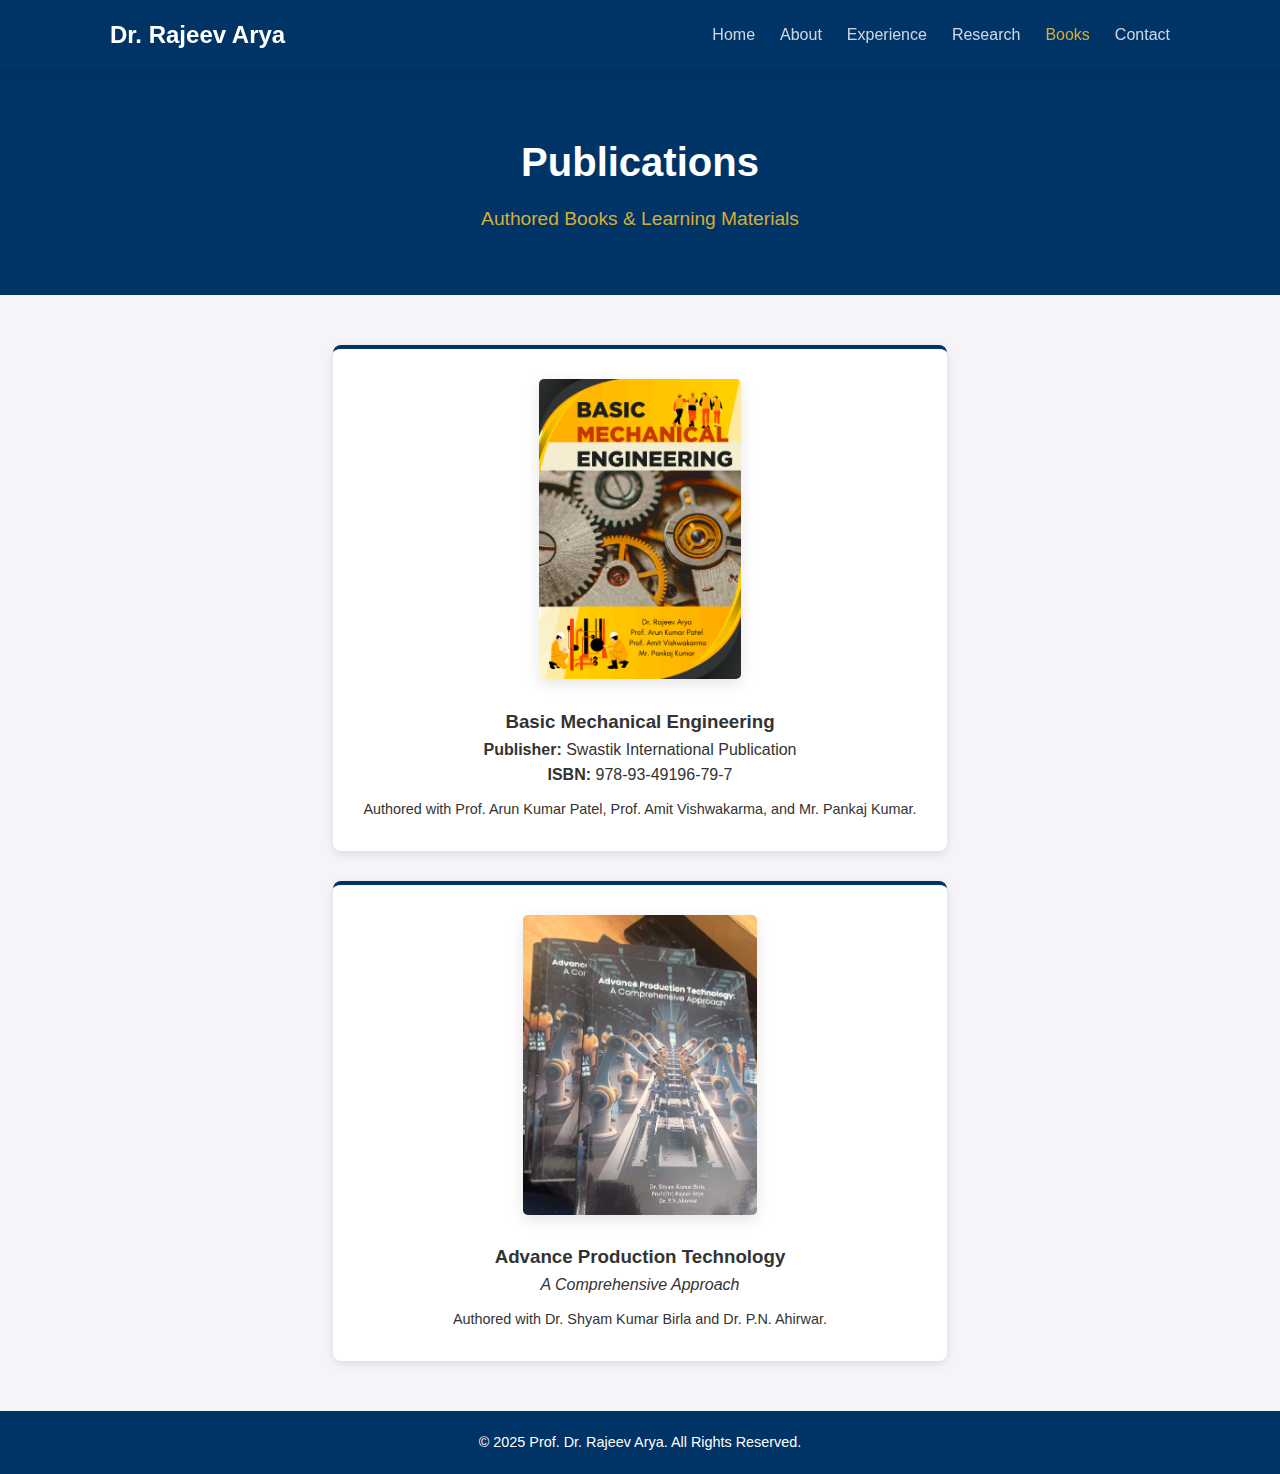
<file: books.html>
<!DOCTYPE html>
<html lang="en">
<head>
    <meta charset="UTF-8">
    <meta name="viewport" content="width=device-width, initial-scale=1.0">
    <title>Books | Dr. Rajeev Arya</title>
    <link rel="stylesheet" href="style.css">
    <link rel="stylesheet" href="https://cdnjs.cloudflare.com/ajax/libs/font-awesome/6.0.0/css/all.min.css">
</head>
<body>

    <nav class="navbar">
        <div class="nav-container">
            <a href="index1.html" class="logo">Dr. Rajeev Arya</a>
            <ul class="nav-menu" id="nav-menu">
                <li><a href="index1.html" class="nav-link">Home</a></li>
                <li><a href="about.html" class="nav-link">About</a></li>
                <li><a href="experience.html" class="nav-link">Experience</a></li>
                <li><a href="research.html" class="nav-link">Research</a></li>
                <li><a href="books.html" class="nav-link active">Books</a></li>
                <li><a href="contact.html" class="nav-link">Contact</a></li>
            </ul>
            <div class="hamburger" onclick="toggleMenu()"><i class="fas fa-bars"></i></div>
        </div>
    </nav>

    <header class="page-header">
        <h1>Publications</h1>
        <p>Authored Books & Learning Materials</p>
    </header>

    <section class="container">
        <div class="grid-container">
            
            <div class="card-box">
                <img src="p.png" alt="Basic Mechanical Engineering">
                <h3>Basic Mechanical Engineering</h3>
                <p><strong>Publisher:</strong> Swastik International Publication</p>
                <p><strong>ISBN:</strong> 978-93-49196-79-7</p>
                <p style="margin-top:10px; font-size:0.9rem;">Authored with Prof. Arun Kumar Patel, Prof. Amit Vishwakarma, and Mr. Pankaj Kumar.</p>
            </div>

            <div class="card-box">
                <img src="o.jpeg" alt="Advance Production Technology">
                <h3>Advance Production Technology</h3>
                <p><em>A Comprehensive Approach</em></p>
                <p style="margin-top:10px; font-size:0.9rem;">Authored with Dr. Shyam Kumar Birla and Dr. P.N. Ahirwar.</p>
            </div>

        </div>
    </section>

    <footer>
        <p>&copy; 2025 Prof. Dr. Rajeev Arya. All Rights Reserved.</p>
    </footer>
    <script src="script.js"></script>
</body>
</html>
</file>
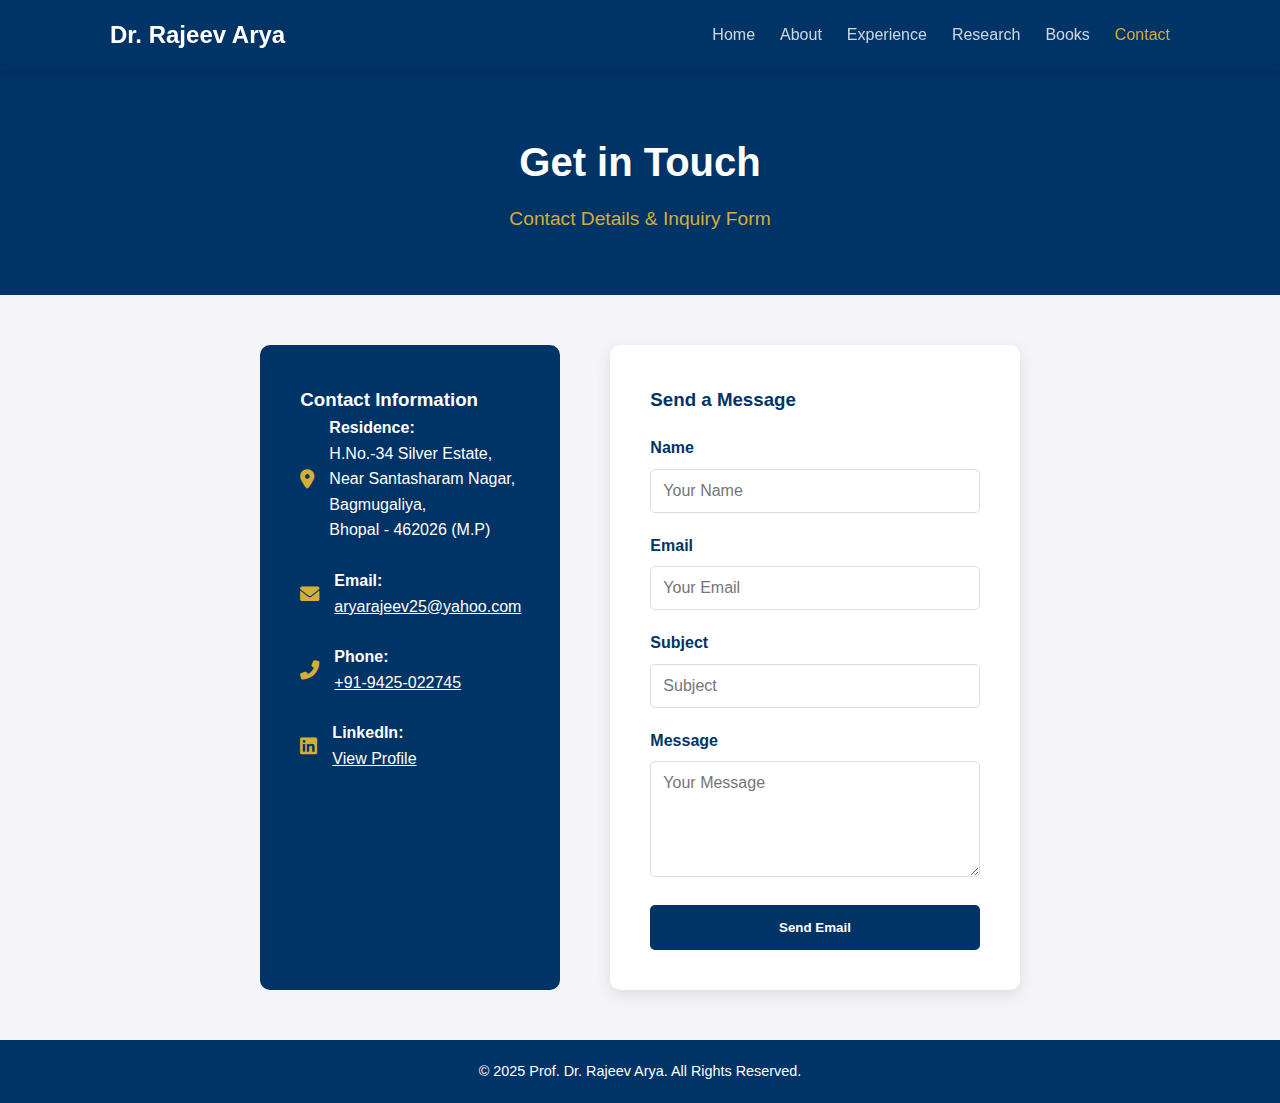
<file: contact.html>
<!DOCTYPE html>
<html lang="en">
<head>
    <meta charset="UTF-8">
    <meta name="viewport" content="width=device-width, initial-scale=1.0">
    <title>Contact | Dr. Rajeev Arya</title>
    <link rel="stylesheet" href="style.css">
    <link rel="stylesheet" href="https://cdnjs.cloudflare.com/ajax/libs/font-awesome/6.0.0/css/all.min.css">
</head>
<body>

    <nav class="navbar">
        <div class="nav-container">
            <a href="index1.html" class="logo">Dr. Rajeev Arya</a>
            <ul class="nav-menu" id="nav-menu">
                <li><a href="index1.html" class="nav-link">Home</a></li>
                <li><a href="about.html" class="nav-link">About</a></li>
                <li><a href="experience.html" class="nav-link">Experience</a></li>
                <li><a href="research.html" class="nav-link">Research</a></li>
                <li><a href="books.html" class="nav-link">Books</a></li>
                <li><a href="contact.html" class="nav-link active">Contact</a></li>
            </ul>
            <div class="hamburger" onclick="toggleMenu()"><i class="fas fa-bars"></i></div>
        </div>
    </nav>

    <header class="page-header">
        <h1>Get in Touch</h1>
        <p>Contact Details & Inquiry Form</p>
    </header>

    <section class="container">
        <div class="contact-wrapper">
            
            <div class="contact-info-box">
                <h3>Contact Information</h3>
                <div class="info-item">
                    <i class="fas fa-map-marker-alt"></i>
                    <p>
                        <strong>Residence:</strong><br>
                        H.No.-34 Silver Estate,<br>
                        Near Santasharam Nagar, Bagmugaliya,<br>
                        Bhopal - 462026 (M.P) 
                    </p>
                </div>
                <div class="info-item">
                    <i class="fas fa-envelope"></i>
                    <p>
                        <strong>Email:</strong><br>
                        <a href="mailto:aryarajeev25@yahoo.com" style="color:white;">aryarajeev25@yahoo.com</a> 
                    </p>
                </div>
                <div class="info-item">
                    <i class="fas fa-phone-alt"></i>
                    <p>
                        <strong>Phone:</strong><br>
                        <a href="tel:+919425022745" style="color:white;">+91-9425-022745</a>
                    </p>
                </div>
                <div class="info-item">
                    <i class="fab fa-linkedin"></i>
                    <p>
                        <strong>LinkedIn:</strong><br>
                        <a href="https://www.linkedin.com/in/prof-dr-rajeev-arya-464a3937/" target="_blank" style="color:white;">View Profile</a>
                    </p>
                </div>
            </div>

            <div class="contact-form-box">
                <h3 style="color: var(--primary); margin-bottom:20px;">Send a Message</h3>
                <form action="mailto:aryarajeev25@yahoo.com" method="post" enctype="text/plain">
                    <div class="form-group">
                        <label for="name">Name</label>
                        <input type="text" id="name" name="name" placeholder="Your Name" required>
                    </div>
                    <div class="form-group">
                        <label for="email">Email</label>
                        <input type="email" id="email" name="email" placeholder="Your Email" required>
                    </div>
                    <div class="form-group">
                        <label for="subject">Subject</label>
                        <input type="text" id="subject" name="subject" placeholder="Subject" required>
                    </div>
                    <div class="form-group">
                        <label for="message">Message</label>
                        <textarea id="message" name="message" rows="5" placeholder="Your Message" required></textarea>
                    </div>
                    <button type="submit" class="btn-submit">Send Email</button>
                </form>
            </div>
        </div>
    </section>

    <footer>
        <p>&copy; 2025 Prof. Dr. Rajeev Arya. All Rights Reserved.</p>
    </footer>
    <script src="script.js"></script>
</body>
</html>
</file>
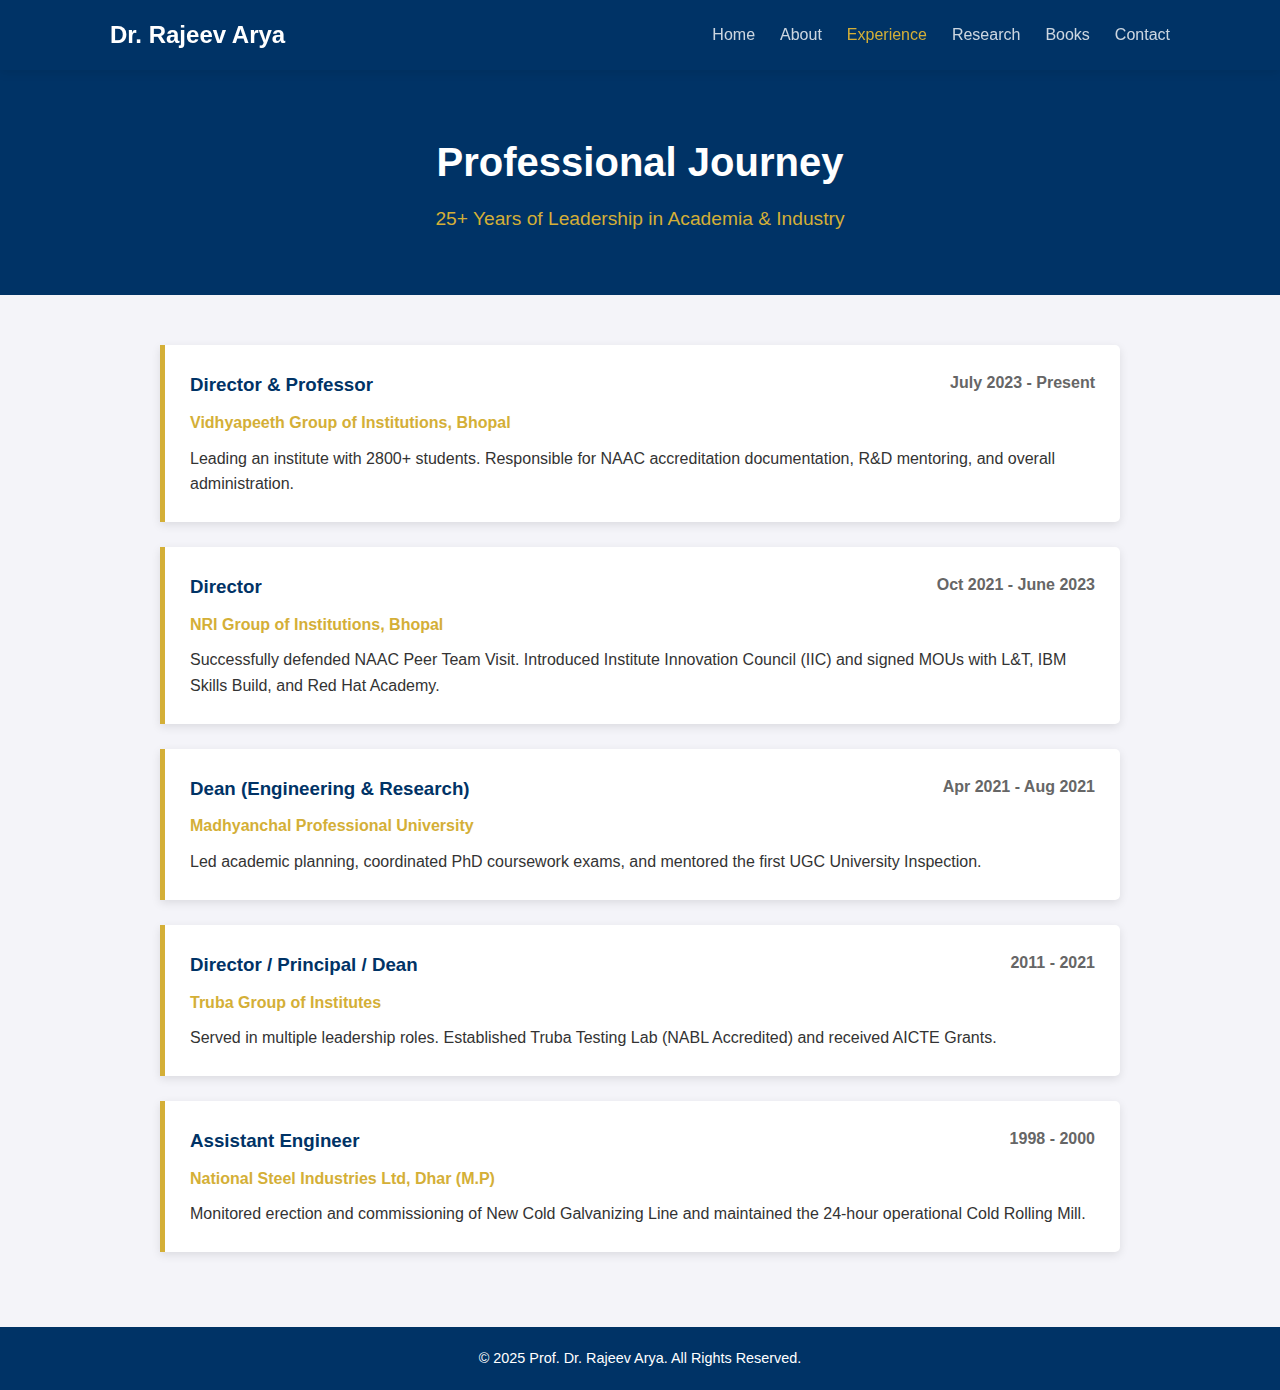
<file: experience.html>
<!DOCTYPE html>
<html lang="en">
<head>
    <meta charset="UTF-8">
    <meta name="viewport" content="width=device-width, initial-scale=1.0">
    <title>Experience | Dr. Rajeev Arya</title>
    <link rel="stylesheet" href="style.css">
    <link rel="stylesheet" href="https://cdnjs.cloudflare.com/ajax/libs/font-awesome/6.0.0/css/all.min.css">
</head>
<body>

    <nav class="navbar">
        <div class="nav-container">
            <a href="index1.html" class="logo">Dr. Rajeev Arya</a>
            <ul class="nav-menu" id="nav-menu">
                <li><a href="index1.html" class="nav-link">Home</a></li>
                <li><a href="about.html" class="nav-link">About</a></li>
                <li><a href="experience.html" class="nav-link active">Experience</a></li>
                <li><a href="research.html" class="nav-link">Research</a></li>
                <li><a href="books.html" class="nav-link">Books</a></li>
                <li><a href="contact.html" class="nav-link">Contact</a></li>
            </ul>
            <div class="hamburger" onclick="toggleMenu()"><i class="fas fa-bars"></i></div>
        </div>
    </nav>

    <header class="page-header">
        <h1>Professional Journey</h1>
        <p>25+ Years of Leadership in Academia & Industry</p>
    </header>

    <section class="container">
        
        <div class="timeline-card">
            <div class="card-header">
                <h3>Director & Professor</h3>
                <span class="date">July 2023 - Present</span>
            </div>
            <h4 class="institution">Vidhyapeeth Group of Institutions, Bhopal</h4>
            <p>Leading an institute with 2800+ students. Responsible for NAAC accreditation documentation, R&D mentoring, and overall administration.</p>
        </div>

        <div class="timeline-card">
            <div class="card-header">
                <h3>Director</h3>
                <span class="date">Oct 2021 - June 2023</span>
            </div>
            <h4 class="institution">NRI Group of Institutions, Bhopal</h4>
            <p>Successfully defended NAAC Peer Team Visit. Introduced Institute Innovation Council (IIC) and signed MOUs with L&T, IBM Skills Build, and Red Hat Academy.</p>
        </div>

        <div class="timeline-card">
            <div class="card-header">
                <h3>Dean (Engineering & Research)</h3>
                <span class="date">Apr 2021 - Aug 2021</span>
            </div>
            <h4 class="institution">Madhyanchal Professional University</h4>
            <p>Led academic planning, coordinated PhD coursework exams, and mentored the first UGC University Inspection.</p>
        </div>

        <div class="timeline-card">
            <div class="card-header">
                <h3>Director / Principal / Dean</h3>
                <span class="date">2011 - 2021</span>
            </div>
            <h4 class="institution">Truba Group of Institutes</h4>
            <p>Served in multiple leadership roles. Established Truba Testing Lab (NABL Accredited) and received AICTE Grants.</p>
        </div>

        <div class="timeline-card">
            <div class="card-header">
                <h3>Assistant Engineer</h3>
                <span class="date">1998 - 2000</span>
            </div>
            <h4 class="institution">National Steel Industries Ltd, Dhar (M.P)</h4>
            <p>Monitored erection and commissioning of New Cold Galvanizing Line and maintained the 24-hour operational Cold Rolling Mill.</p>
        </div>

    </section>

    <footer>
        <p>&copy; 2025 Prof. Dr. Rajeev Arya. All Rights Reserved.</p>
    </footer>
    <script src="script.js"></script>
</body>
</html>
</file>
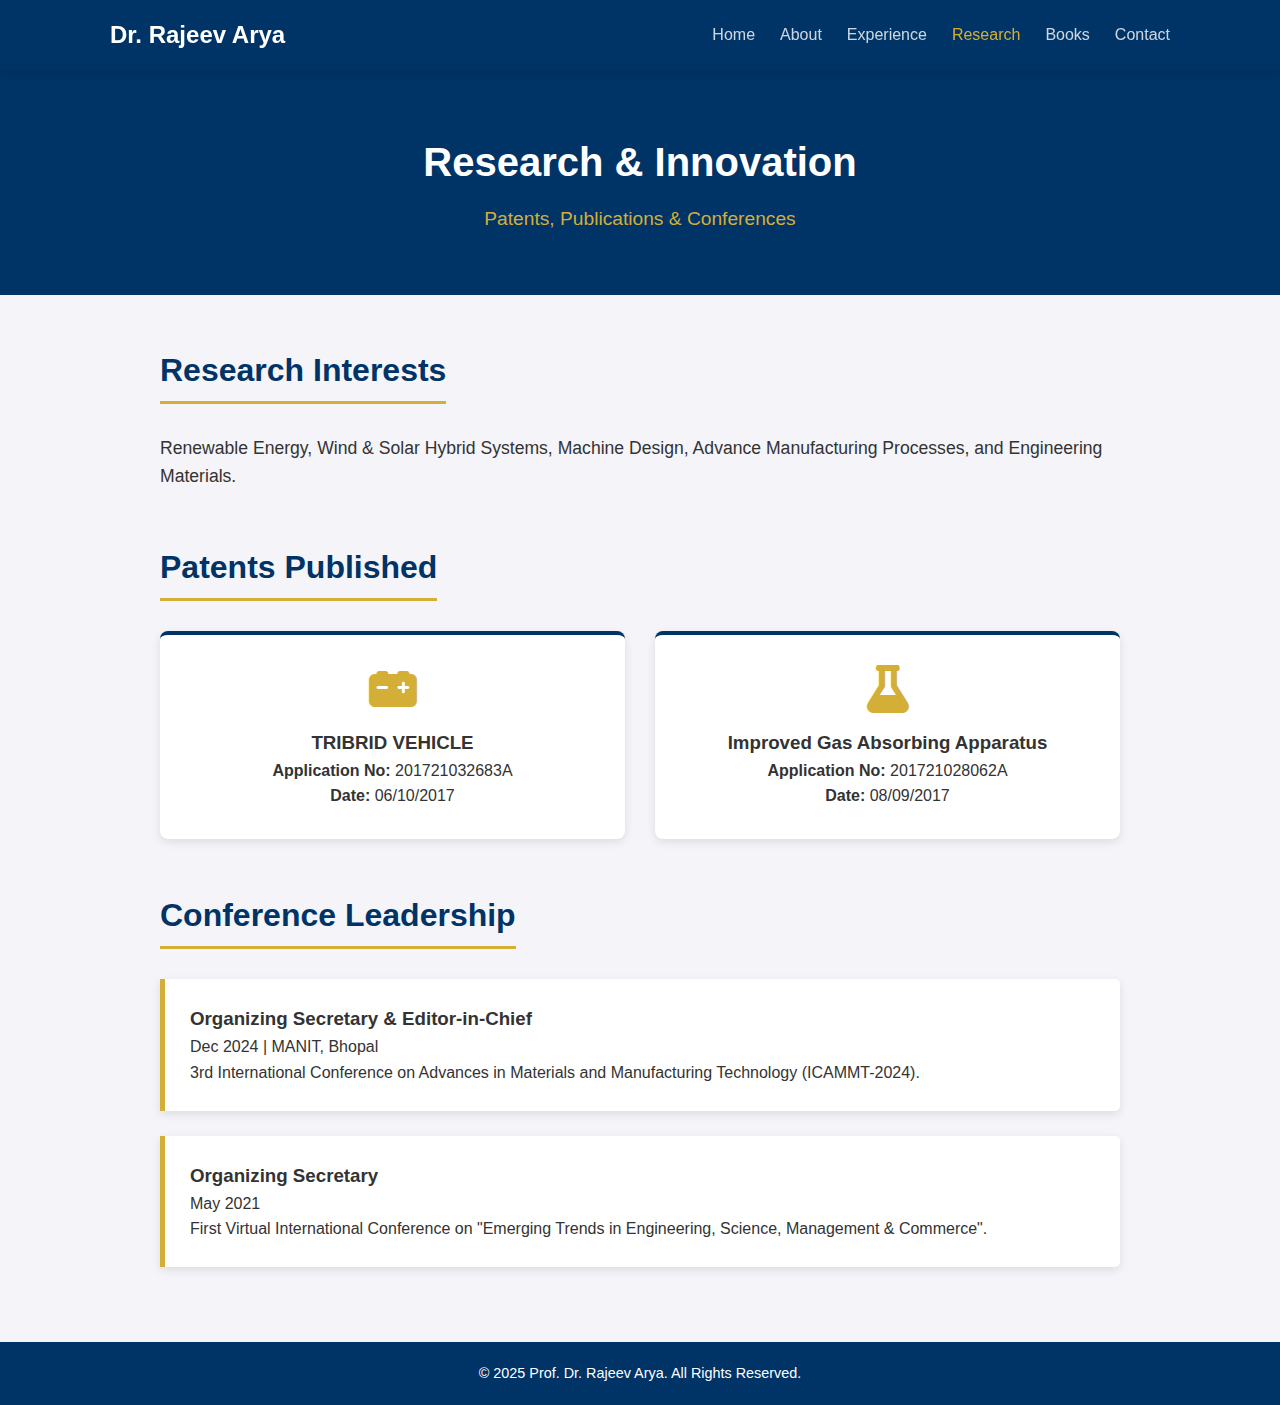
<file: research.html>
<!DOCTYPE html>
<html lang="en">
<head>
    <meta charset="UTF-8">
    <meta name="viewport" content="width=device-width, initial-scale=1.0">
    <title>Research | Dr. Rajeev Arya</title>
    <link rel="stylesheet" href="style.css">
    <link rel="stylesheet" href="https://cdnjs.cloudflare.com/ajax/libs/font-awesome/6.0.0/css/all.min.css">
</head>
<body>

    <nav class="navbar">
        <div class="nav-container">
            <a href="index.html" class="logo">Dr. Rajeev Arya</a>
            <ul class="nav-menu" id="nav-menu">
                <li><a href="index.html" class="nav-link">Home</a></li>
                <li><a href="about.html" class="nav-link">About</a></li>
                <li><a href="experience.html" class="nav-link">Experience</a></li>
                <li><a href="research.html" class="nav-link active">Research</a></li>
                <li><a href="books.html" class="nav-link">Books</a></li>
                <li><a href="contact.html" class="nav-link">Contact</a></li>
            </ul>
            <div class="hamburger" onclick="toggleMenu()"><i class="fas fa-bars"></i></div>
        </div>
    </nav>

    <header class="page-header">
        <h1>Research & Innovation</h1>
        <p>Patents, Publications & Conferences</p>
    </header>

    <section class="container">
        
        <h2 class="section-title">Research Interests</h2>
        <p style="font-size: 1.1rem;">Renewable Energy, Wind & Solar Hybrid Systems, Machine Design, Advance Manufacturing Processes, and Engineering Materials.</p>

        <br><br>
        <h2 class="section-title">Patents Published</h2>
        <div class="grid-container">
            <div class="card-box">
                <i class="fas fa-car-battery fa-3x" style="color: var(--secondary); margin-bottom: 15px;"></i>
                <h3>TRIBRID VEHICLE</h3>
                <p><strong>Application No:</strong> 201721032683A</p>
                <p><strong>Date:</strong> 06/10/2017</p>
            </div>
            <div class="card-box">
                <i class="fas fa-flask fa-3x" style="color: var(--secondary); margin-bottom: 15px;"></i>
                <h3>Improved Gas Absorbing Apparatus</h3>
                <p><strong>Application No:</strong> 201721028062A</p>
                <p><strong>Date:</strong> 08/09/2017</p>
            </div>
        </div>

        <br><br>
        <h2 class="section-title">Conference Leadership</h2>
        <div class="timeline-card">
            <h3>Organizing Secretary & Editor-in-Chief</h3>
            <span class="date">Dec 2024 | MANIT, Bhopal</span>
            <p>3rd International Conference on Advances in Materials and Manufacturing Technology (ICAMMT-2024).</p>
        </div>
        <div class="timeline-card">
            <h3>Organizing Secretary</h3>
            <span class="date">May 2021</span>
            <p>First Virtual International Conference on "Emerging Trends in Engineering, Science, Management & Commerce".</p>
        </div>

    </section>

    <footer>
        <p>&copy; 2025 Prof. Dr. Rajeev Arya. All Rights Reserved.</p>
    </footer>
    <script src="script.js"></script>
</body>
</html>
</file>
<file: style.css>
/* Global Variables */
:root {
    --primary: #003366;
    /* Navy Blue */
    --secondary: #D4AF37;
    /* Gold */
    --light: #f4f4f9;
    --dark: #333;
    --white: #fff;
}

/* Reset */
* {
    margin: 0;
    padding: 0;
    box-sizing: border-box;
    font-family: 'Segoe UI', Tahoma, Geneva, Verdana, sans-serif;
}

body {
    background: var(--light);
    color: var(--dark);
    line-height: 1.6;
    display: flex;
    flex-direction: column;
    min-height: 100vh;
}

/* Navbar */
.navbar {
    background: var(--primary);
    padding: 1rem 0;
    position: sticky;
    top: 0;
    z-index: 1000;
    box-shadow: 0 2px 10px rgba(0, 0, 0, 0.1);
}

.nav-container {
    max-width: 1100px;
    margin: auto;
    display: flex;
    justify-content: space-between;
    align-items: center;
    padding: 0 20px;
}

.logo {
    color: var(--white);
    font-size: 1.5rem;
    font-weight: bold;
    text-decoration: none;
}

.nav-menu {
    list-style: none;
    display: flex;
    gap: 25px;
}

.nav-link {
    color: rgba(255, 255, 255, 0.8);
    text-decoration: none;
    font-weight: 500;
    transition: 0.3s;
}

.nav-link:hover, .nav-link.active {
    color: var(--secondary);
}

.hamburger {
    display: none;
    color: var(--white);
    cursor: pointer;
    font-size: 1.5rem;
}

/* Header/Hero */
.hero {
    background: url('images/hero-bg.jpg') no-repeat center center/cover;
    height: 80vh;
    position: relative;
    display: flex;
    align-items: center;
    justify-content: center;
    text-align: center;
    color: var(--white);
}

.hero-overlay {
    position: absolute;
    top: 0;
    left: 0;
    width: 100%;
    height: 100%;
    background: rgba(0, 51, 102, 0.85);
}

.hero-content {
    position: relative;
    z-index: 2;
    padding: 20px;
}

.hero h1 {
    font-size: 3.5rem;
    margin-bottom: 10px;
}

.hero h2 {
    font-size: 1.8rem;
    font-weight: 400;
    color: var(--secondary);
    margin-bottom: 20px;
}

.hero p {
    font-size: 1.2rem;
    margin-bottom: 30px;
    opacity: 0.9;
}

.page-header {
    background: var(--primary);
    color: var(--white);
    padding: 60px 20px;
    text-align: center;
}

.page-header h1 {
    font-size: 2.5rem;
    margin-bottom: 10px;
}

.page-header p {
    color: var(--secondary);
    font-size: 1.2rem;
}

/* Buttons */
.btn {
    padding: 12px 30px;
    border-radius: 5px;
    text-decoration: none;
    font-weight: bold;
    transition: 0.3s;
    margin: 0 10px;
}

.btn-primary {
    background: var(--secondary);
    color: var(--primary);
}

.btn-primary:hover {
    background: #fff;
}

.btn-outline {
    border: 2px solid var(--white);
    color: var(--white);
}

.btn-outline:hover {
    background: var(--white);
    color: var(--primary);
}

.btn-submit {
    width: 100%;
    background: var(--primary);
    color: var(--white);
    border: none;
    padding: 15px;
    border-radius: 5px;
    font-weight: bold;
    cursor: pointer;
    transition: 0.3s;
}

.btn-submit:hover {
    background: var(--secondary);
    color: var(--primary);
}

/* Container & Sections */
.container {
    max-width: 1000px;
    margin: 50px auto;
    padding: 0 20px;
    flex: 1;
}

.section-title {
    color: var(--primary);
    border-bottom: 3px solid var(--secondary);
    display: inline-block;
    margin-bottom: 30px;
    padding-bottom: 5px;
    font-size: 2rem;
}

/* About Page Styles */
.about-wrapper {
    display: flex;
    gap: 40px;
    align-items: flex-start;
    flex-wrap: wrap;
}

.profile-img {
    flex: 1;
    min-width: 280px;
}

.profile-img img {
    width: 100%;
    border-radius: 10px;
    border: 5px solid var(--white);
    box-shadow: 0 5px 15px rgba(0, 0, 0, 0.2);
}

.about-content {
    flex: 2;
}

.table-custom {
    width: 100%;
    border-collapse: collapse;
    margin-top: 20px;
    background: var(--white);
    box-shadow: 0 2px 8px rgba(0, 0, 0, 0.05);
}

.table-custom th, .table-custom td {
    border: 1px solid #eee;
    padding: 15px;
    text-align: left;
}

.table-custom th {
    background-color: var(--primary);
    color: var(--white);
}

/* Experience Cards */
.timeline-card {
    background: var(--white);
    padding: 25px;
    margin-bottom: 25px;
    border-left: 5px solid var(--secondary);
    box-shadow: 0 3px 10px rgba(0, 0, 0, 0.1);
    border-radius: 0 5px 5px 0;
    transition: transform 0.3s;
}

.timeline-card:hover {
    transform: translateY(-5px);
}

.card-header {
    display: flex;
    justify-content: space-between;
    flex-wrap: wrap;
    margin-bottom: 10px;
}

.card-header h3 {
    color: var(--primary);
}

.card-header .date {
    color: #666;
    font-weight: bold;
}

.institution {
    color: var(--secondary);
    margin-bottom: 10px;
    display: block;
}

/* Research & Books Grids */
.grid-container {
    display: grid;
    grid-template-columns: repeat(auto-fit, minmax(300px, 1fr));
    gap: 30px;
}

.card-box {
    background: var(--white);
    padding: 30px;
    border-radius: 8px;
    box-shadow: 0 3px 10px rgba(0, 0, 0, 0.1);
    text-align: center;
    border-top: 4px solid var(--primary);
}

.card-box img {
    max-width: 100%;
    height: 300px;
    object-fit: cover;
    border-radius: 5px;
    margin-bottom: 20px;
    box-shadow: 0 5px 15px rgba(0, 0, 0, 0.1);
}

.patent-list {
    list-style: none;
}

.patent-list li {
    background: var(--white);
    margin-bottom: 15px;
    padding: 20px;
    border-radius: 5px;
    border-left: 4px solid var(--secondary);
    box-shadow: 0 2px 5px rgba(0, 0, 0, 0.05);
}

/* Contact Page Styles */
.contact-wrapper {
    display: flex;
    gap: 50px;
    flex-wrap: wrap;
}

.contact-info-box {
    flex: 1;
    background: var(--primary);
    color: var(--white);
    padding: 40px;
    border-radius: 10px;
    min-width: 300px;
}

.info-item {
    display: flex;
    gap: 15px;
    margin-bottom: 25px;
    align-items: center;
}

.info-item i {
    color: var(--secondary);
    font-size: 1.2rem;
}

.contact-form-box {
    flex: 2;
    background: var(--white);
    padding: 40px;
    border-radius: 10px;
    box-shadow: 0 5px 15px rgba(0, 0, 0, 0.1);
    min-width: 300px;
}

.form-group {
    margin-bottom: 20px;
}

.form-group label {
    display: block;
    margin-bottom: 8px;
    font-weight: bold;
    color: var(--primary);
}

.form-group input, .form-group textarea {
    width: 100%;
    padding: 12px;
    border: 1px solid #ddd;
    border-radius: 5px;
    font-size: 1rem;
}

.form-group input:focus, .form-group textarea:focus {
    border-color: var(--secondary);
    outline: none;
}

/* Footer */
footer {
    background: var(--primary);
    color: var(--white);
    text-align: center;
    padding: 20px;
    margin-top: auto;
    font-size: 0.9rem;
}

/* Mobile Responsive */
@media (max-width: 768px) {
    .hamburger {
        display: block;
    }

    .nav-menu {
        display: none;
        flex-direction: column;
        background: var(--primary);
        position: absolute;
        top: 100%;
        left: 0;
        width: 100%;
        padding: 20px;
        text-align: center;
    }

    .nav-menu.active {
        display: flex;
    }

    .about-wrapper, .contact-wrapper {
        flex-direction: column;
    }

    .hero h1 {
        font-size: 2.5rem;
    }
}
</file>
